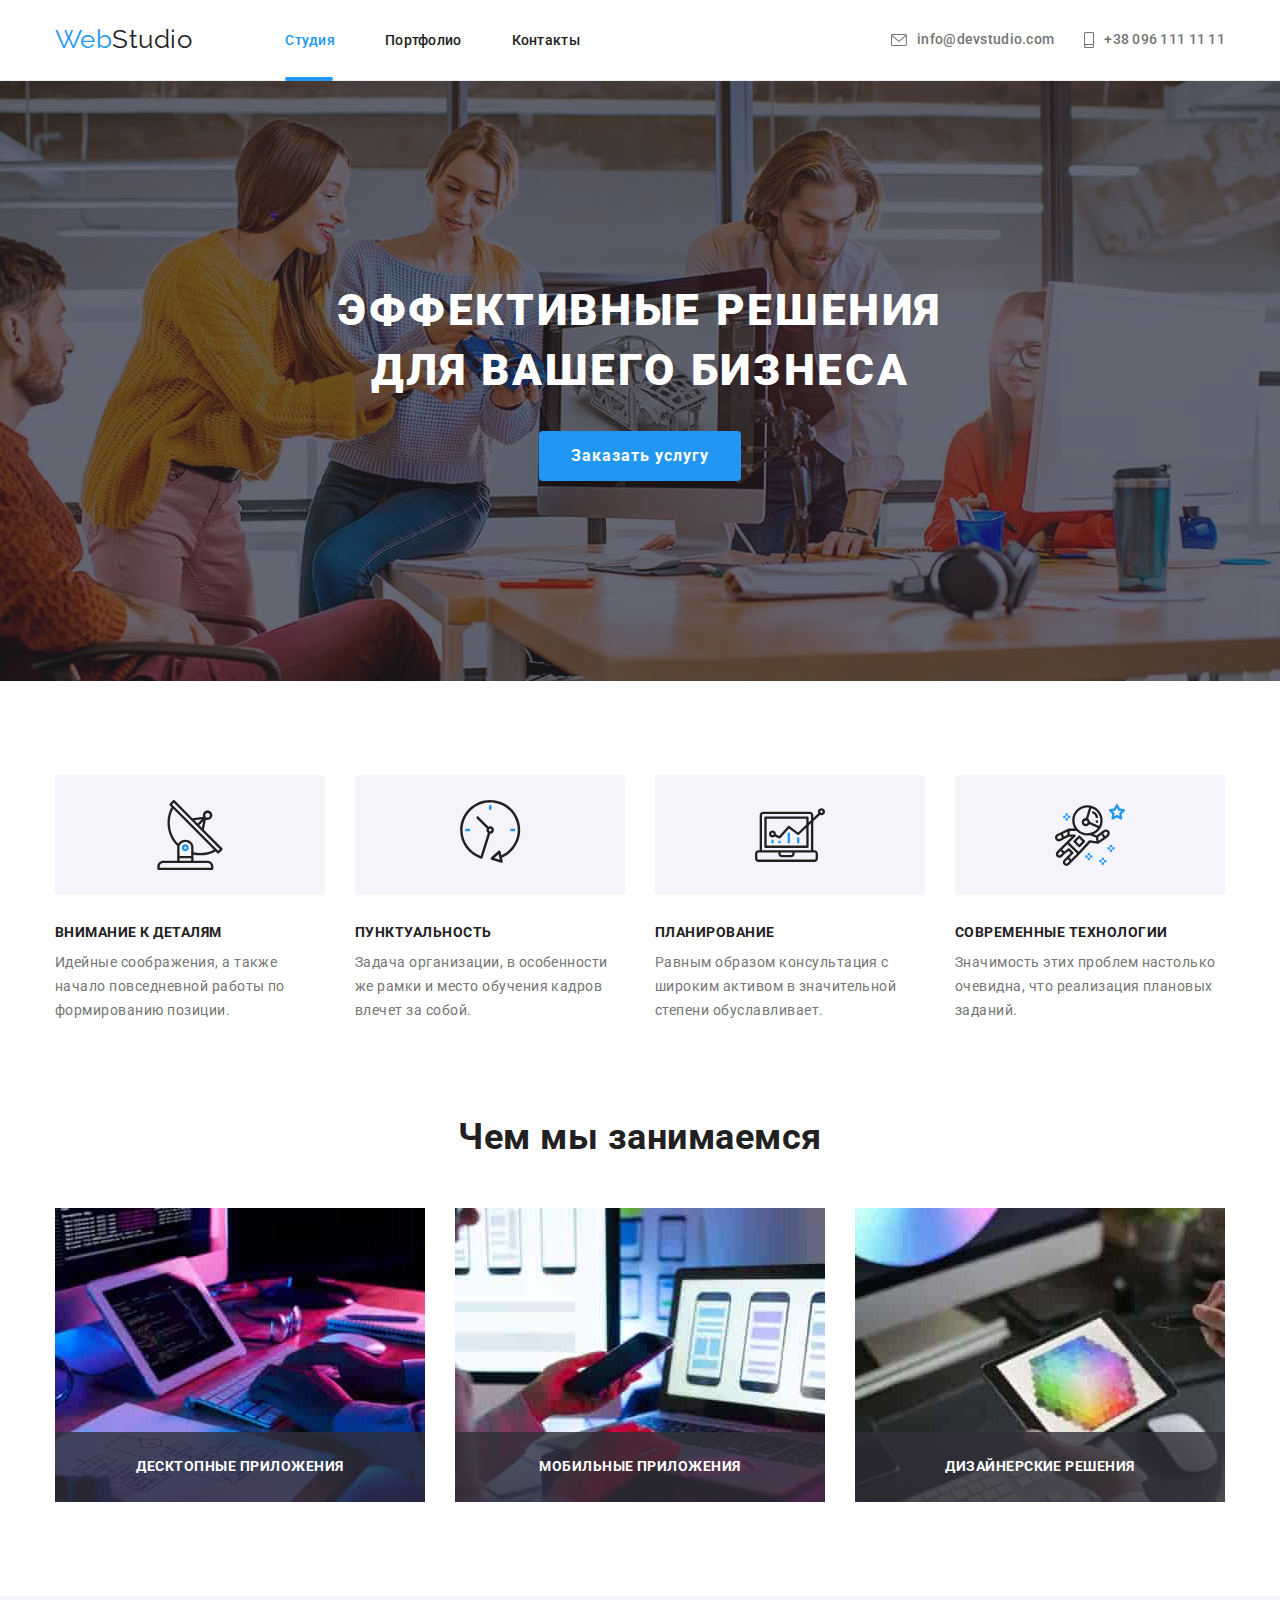
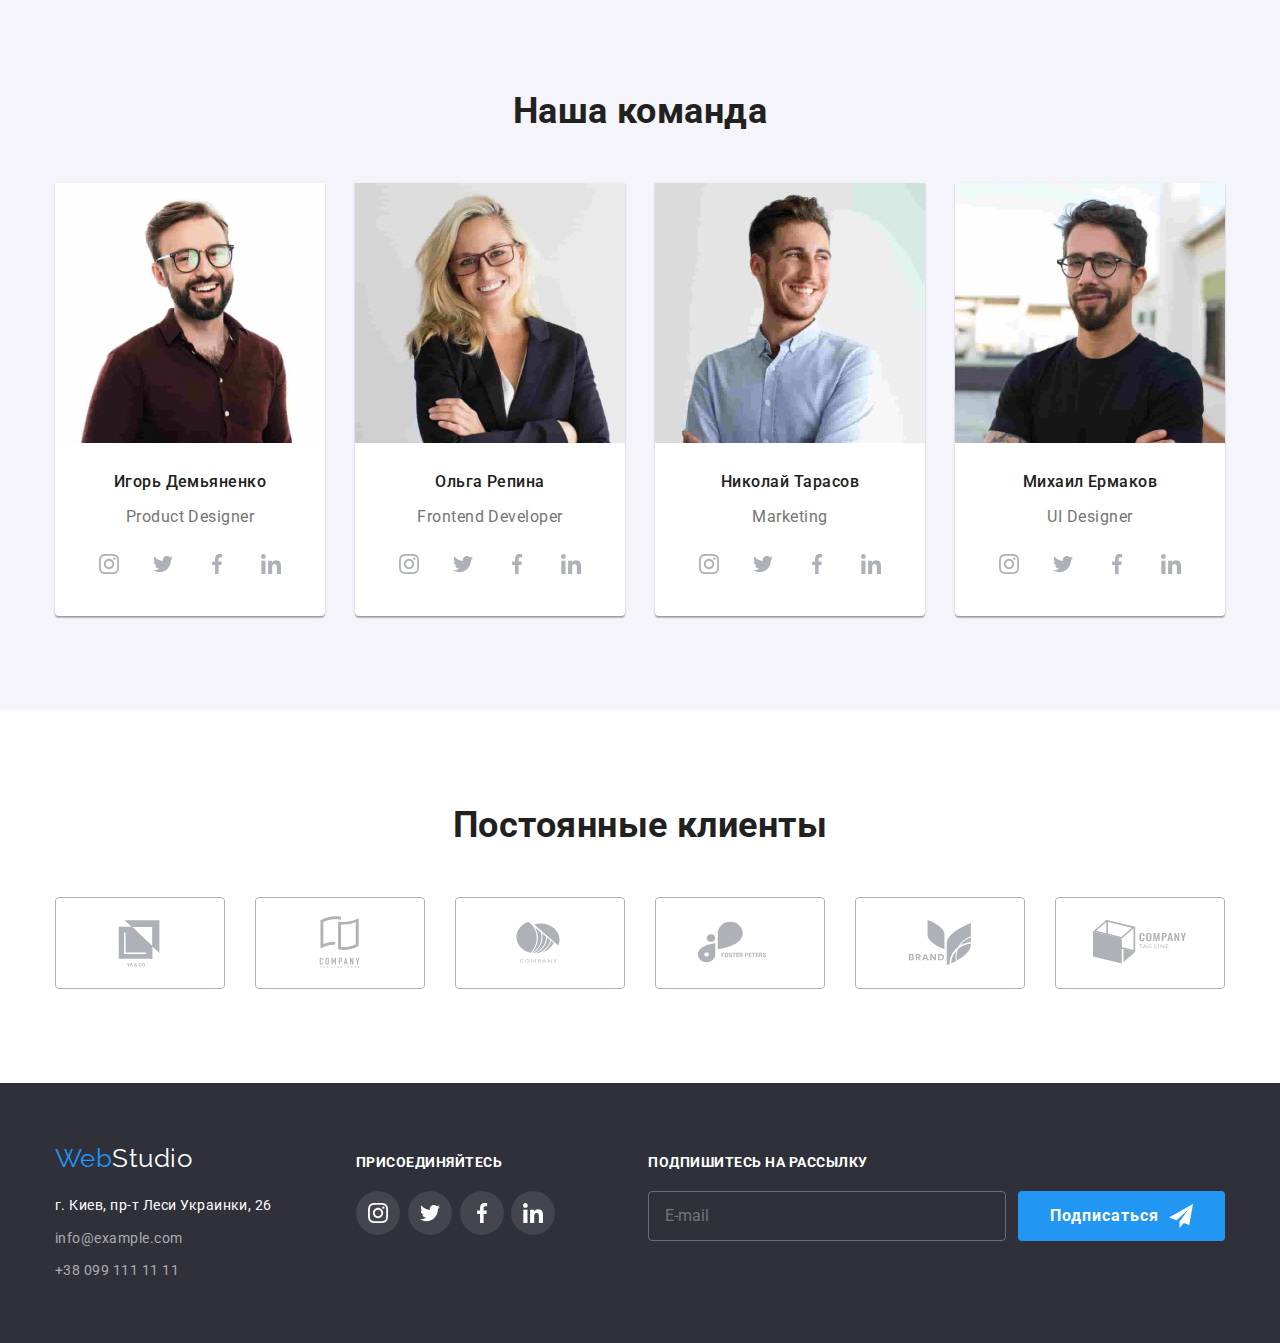
<file: index.html>
<!DOCTYPE html>
<html lang="ru">
  <head>
    <meta charset="utf-8" />
    <title>WebStudio</title>
    <link
      href="https://fonts.googleapis.com/css2?family=Raleway:wght@700&family=Roboto:wght@400;500;700;900&display=swap"
      rel="stylesheet"
    />
    <link rel="stylesheet" href="./css/modern-normalize.css" />
    <link rel="stylesheet" href="./css/styles.css" />
  </head>

  <body>
    <!--Шапка страницы-->
    <header class="header">
      <div class="container main-nav">
        <a href="./index.html" class="logo"
          >Web<span class="logo-accent">Studio</span></a
        >
        <nav>
          <ul class="site-nav list">
            <li class="list-item">
              <a href="" class="link current">Студия</a>
            </li>
            <li class="list-item">
              <a href="./portfolio.html" class="link prtf-page">Портфолио</a>
            </li>
            <li class="list-item">
              <a href="" class="link contacts-page">Контакты</a>
            </li>
          </ul>
        </nav>
        <ul class="contact">
          <li class="contact-item">
            <a href="mailto:info@devstudio.com" class="contact-header link"
              ><svg class="header-icon" width="16px" height="12px">
                <use href="./images/icons.svg#icon-envelope"></use></svg
              >info@devstudio.com</a
            >
          </li>
          <li class="contact-item link">
            <a href="tel:+380961111111" class="contact-header link"
              ><svg class="header-icon" width="10px" height="16px">
                <use href="./images/icons.svg#icon-smartphone"></use></svg
              >+38 096 111 11 11</a
            >
          </li>
        </ul>
      </div>
    </header>

    <main>
      <!--Блок-герой-->
      <section class="section hero overlay">
        <div class="container">
          <h1 class="hero-title">
            Эффективные решения <br />
            для вашего бизнеса
          </h1>
          <button type="button" class="button" data-modal-open>
            Заказать услугу
          </button>
        </div>
      </section>

      <!--Перечисление профессиональных качеств-->
      <section class="section features">
        <div class="container">
          <h2 class="visually-hidden">Features list</h2>
          <ul class="preferences list">
            <li class="pref-item">
              <div class="pref-card">
                <svg width="70" height="70">
                  <use href="./images/icons.svg#icon-antenna1"></use>
                </svg>
              </div>
              <h3 class="section-title">Внимание к деталям</h3>
              <p class="section-depict">
                Идейные соображения, а также начало повседневной работы по
                формированию позиции.
              </p>
            </li>
            <li class="pref-item">
              <div class="pref-card">
                <svg width="70" height="70">
                  <use href="./images/icons.svg#icon-clock2"></use>
                </svg>
              </div>
              <h3 class="section-title">Пунктуальность</h3>
              <p class="section-depict">
                Задача организации, в особенности же рамки и место обучения
                кадров влечет за собой.
              </p>
            </li>
            <li class="pref-item">
              <div class="pref-card">
                <svg width="70" height="70">
                  <use href="./images/icons.svg#icon-diagram3"></use>
                </svg>
              </div>
              <h3 class="section-title">Планирование</h3>
              <p class="section-depict">
                Равным образом консультация с широким активом в значительной
                степени обуславливает.
              </p>
            </li>
            <li class="pref-item">
              <div class="pref-card">
                <svg width="70" height="70">
                  <use href="./images/icons.svg#icon-astronaut4"></use>
                </svg>
              </div>
              <h3 class="section-title">Современные технологии</h3>
              <p class="section-depict">
                Значимость этих проблем настолько очевидна, что реализация
                плановых заданий.
              </p>
            </li>
          </ul>
        </div>
      </section>

      <!--Деятельность студии-->
      <section class="section pursuit">
        <div class="container">
          <h2 class="section-hdr">Чем мы занимаемся</h2>
          <ul class="occupation list">
            <li class="occupation-item">
              <img
                class="occ-img"
                src="./images/img0_1.jpg"
                width="370"
                alt="Написание програмного кода с помощью алгоритма блок-схемы"
              />
              <div class="card-inscript">
                <h3 class="section-title inscription">Десктопные приложения</h3>
              </div>
            </li>
            <li class="occupation-item">
              <img
                class="occ-img"
                src="./images/img1_1.jpg"
                width="370"
                alt="Подбор нескольких вариантов оформления контента для сматфона."
              />
              <div class="card-inscript">
                <h3 class="section-title inscription">Мобильные приложения</h3>
              </div>
            </li>
            <li class="occupation-item">
              <img
                class="occ-img"
                src="./images/img2_1.jpg"
                width="370"
                alt="Диаграмма разных цветовых оттенков в виде пчелиной соты."
              />
              <div class="card-inscript">
                <h3 class="section-title inscription">Дизайнерские решения</h3>
              </div>
            </li>
          </ul>
        </div>
      </section>

      <!--Команда студии-->
      <section class="section band">
        <div class="container">
          <h2 class="section-hdr cmd">Наша команда</h2>
          <ul class="members list">
            <li class="card">
              <img
                src="./images/img-p1.jpg"
                width="270"
                alt="Product Designer"
              />
              <div class="team">
                <h3 class="team-member">Игорь Демьяненко</h3>
                <p class="team-item">Product Designer</p>
                <ul class="social list">
                  <li class="social-page">
                    <a class="social-page-link link" href=""
                      ><svg width="20px" height="20px">
                        <use
                          href="./images/icons.svg#icon-instagram"
                        ></use></svg
                    ></a>
                  </li>
                  <li class="social-page">
                    <a class="social-page-link link" href=""
                      ><svg width="20px" height="20px">
                        <use href="./images/icons.svg#icon-twitter"></use></svg
                    ></a>
                  </li>
                  <li class="social-page">
                    <a class="social-page-link link" href=""
                      ><svg width="20px" height="20px">
                        <use href="./images/icons.svg#icon-facebook"></use></svg
                    ></a>
                  </li>
                  <li class="social-page">
                    <a class="social-page-link link" href=""
                      ><svg width="20px" height="20px">
                        <use href="./images/icons.svg#icon-linkedin"></use></svg
                    ></a>
                  </li>
                </ul>
              </div>
            </li>

            <li class="card">
              <img
                src="./images/img-p2.jpg"
                width="270"
                alt="Frontend Developer"
              />
              <div class="team">
                <h3 class="team-member">Ольга Репина</h3>
                <p class="team-item">Frontend Developer</p>
                <ul class="social list">
                  <li class="social-page">
                    <a class="social-page-link link" href=""
                      ><svg width="20px" height="20px">
                        <use
                          href="./images/icons.svg#icon-instagram"
                        ></use></svg
                    ></a>
                  </li>
                  <li class="social-page">
                    <a class="social-page-link link" href=""
                      ><svg width="20px" height="20px">
                        <use href="./images/icons.svg#icon-twitter"></use></svg
                    ></a>
                  </li>
                  <li class="social-page">
                    <a class="social-page-link link" href=""
                      ><svg width="20px" height="20px">
                        <use href="./images/icons.svg#icon-facebook"></use></svg
                    ></a>
                  </li>
                  <li class="social-page">
                    <a class="social-page-link link" href=""
                      ><svg width="20px" height="20px">
                        <use href="./images/icons.svg#icon-linkedin"></use></svg
                    ></a>
                  </li>
                </ul>
              </div>
            </li>
            <li class="card">
              <img src="./images/img-p3.jpg" width="270" alt="Marketing" />
              <div class="team">
                <h3 class="team-member">Николай Тарасов</h3>
                <p class="team-item">Marketing</p>
                <ul class="social list">
                  <li class="social-page">
                    <a class="social-page-link link" href=""
                      ><svg width="20px" height="20px">
                        <use
                          href="./images/icons.svg#icon-instagram"
                        ></use></svg
                    ></a>
                  </li>
                  <li class="social-page">
                    <a class="social-page-link link" href=""
                      ><svg width="20px" height="20px">
                        <use href="./images/icons.svg#icon-twitter"></use></svg
                    ></a>
                  </li>
                  <li class="social-page">
                    <a class="social-page-link link" href=""
                      ><svg width="20px" height="20px">
                        <use href="./images/icons.svg#icon-facebook"></use></svg
                    ></a>
                  </li>
                  <li class="social-page">
                    <a class="social-page-link link" href=""
                      ><svg width="20px" height="20px">
                        <use href="./images/icons.svg#icon-linkedin"></use></svg
                    ></a>
                  </li>
                </ul>
              </div>
            </li>
            <li class="card">
              <img src="./images/img-p4.jpg" width="270" alt="UI Designer" />
              <div class="team">
                <h3 class="team-member">Михаил Ермаков</h3>
                <p class="team-item">UI Designer</p>
                <ul class="social list">
                  <li class="social-page">
                    <a class="social-page-link link" href=""
                      ><svg width="20px" height="20px">
                        <use
                          href="./images/icons.svg#icon-instagram"
                        ></use></svg
                    ></a>
                  </li>
                  <li class="social-page">
                    <a class="social-page-link link" href=""
                      ><svg width="20px" height="20px">
                        <use href="./images/icons.svg#icon-twitter"></use></svg
                    ></a>
                  </li>
                  <li class="social-page">
                    <a class="social-page-link link" href=""
                      ><svg width="20px" height="20px">
                        <use href="./images/icons.svg#icon-facebook"></use></svg
                    ></a>
                  </li>
                  <li class="social-page">
                    <a class="social-page-link link" href=""
                      ><svg width="20px" height="20px">
                        <use href="./images/icons.svg#icon-linkedin"></use></svg
                    ></a>
                  </li>
                </ul>
              </div>
            </li>
          </ul>
        </div>
      </section>

      <!--Постоянные клиенты-->
      <section class="clients">
        <div class="container">
          <h2 class="section-hdr">Постоянные клиенты</h2>
          <ul class="client-icons">
            <li class="client-link link">
              <a href="" class="client-button">
                <svg class="button-icon" width="106px" height="60px">
                  <use href="./images/icons.svg#icon-logo_1"></use>
                </svg>
              </a>
            </li>
            <li class="client-link link">
              <a href="" class="client-button">
                <svg class="button-icon" width="106px" height="60px">
                  <use href="./images/icons.svg#icon-logo_2"></use>
                </svg>
              </a>
            </li>
            <li class="client-link link">
              <a href="" class="client-button">
                <svg class="button-icon" width="106px" height="60px">
                  <use href="./images/icons.svg#icon-logo_3"></use>
                </svg>
              </a>
            </li>
            <li class="client-link link">
              <a href="" class="client-button">
                <svg class="button-icon" width="106px" height="60px">
                  <use href="./images/icons.svg#icon-logo_4"></use>
                </svg>
              </a>
            </li>
            <li class="client-link link">
              <a href="" class="client-button">
                <svg class="button-icon" width="106px" height="60px">
                  <use href="./images/icons.svg#icon-logo_5"></use>
                </svg>
              </a>
            </li>
            <li class="client-link">
              <a href="" class="client-button">
                <svg class="button-icon" width="106px" height="60px">
                  <use href="./images/icons.svg#icon-logo_6"></use>
                </svg>
              </a>
            </li>
          </ul>
        </div>
      </section>
    </main>

    <!--Подвал страницы-->
    <footer class="footer">
      <div class="footer-flex container">
        <div class="footer-communication">
          <a href="./index.html" class="logo-footer logo"
            >Web<span class="logo-ft-accent">Studio</span></a
          >
          <address class="footer-info">
            <p class="footer-addr">г. Киев, пр-т Леси Украинки, 26</p>
            <a href="mailto:info@example.com" class="contact-footer link"
              >info@example.com</a
            >
            <a href="tel:+380991111111" class="contact-footer link"
              >+38 099 111 11 11</a
            >
          </address>
        </div>

        <div class="footer-social-list">
          <h3 class="footer-social-title">присоединяйтесь</h3>
          <ul class="footer-pages list">
            <li class="footer-item">
              <a class="footer-item-link link" href="">
                <svg class="footer-icon" width="20px" height="20px">
                  <use href="./images/icons.svg#icon-instagram2"></use>
                </svg>
              </a>
            </li>
            <li class="footer-item">
              <a class="footer-item-link link" href="">
                <svg class="footer-icon" width="20px" height="20px">
                  <use href="./images/icons.svg#icon-twitter2"></use>
                </svg>
              </a>
            </li>
            <li class="footer-item">
              <a class="footer-item-link link" href="">
                <svg class="footer-icon" width="20px" height="20px">
                  <use href="./images/icons.svg#icon-facebook2"></use>
                </svg>
              </a>
            </li>
            <li class="footer-item">
              <a class="footer-item-link link" href="">
                <svg class="footer-icon" width="20px" height="20px">
                  <use href="./images/icons.svg#icon-linkedin2"></use>
                </svg>
              </a>
            </li>
          </ul>
        </div>

        <!--Footer subscribe form-->

        <div class="subscribe">
          <form action="#" class="subscribtion">
            <label for="e-mail" class="section-title subform-text"
              >Подпишитесь на рассылку</label
            >
            <input
              type="text"
              name="subscribe-e-mail"
              placeholder="E-mail"
              class="subscribe-form"
              id="e-mail"
            />
          </form>

          <div class="sign-button">
            <button type="submit" class="button footer-submit-button">
              <span>Подписаться</span>
              <svg width="24" height="24" class="icon-letter">
                <use href="./images/icons.svg#icon-icon-send"></use>
              </svg>
            </button>
          </div>
        </div>
      </div>
    </footer>

    <!--Modal vindow-->
    <div class="backdrop is-hidden" data-modal>
      <div class="modal">
        <button class="modal-button" data-modal-close>
          <svg class="" width="11" height="11">
            <use href="./images/icons.svg#icon-vector"></use>
          </svg>
        </button>

        <p class="modal-title">Оставьте свои данные, мы вам перезвоним</p>
        <form action="#" class="modal-form">
          <div class="modal-form-field">
            <label for="user-name" class="modal-input-text">Имя</label>
            <div class="modal-input-wrap">
              <input
                type="text"
                minlength="2"
                name="user-name"
                class="modal-input"
                required
                id="user-name"
              />
              <svg class="form-icon" width="18" height="18">
                <use href="./images/icons.svg#icon-person-black"></use>
              </svg>
            </div>
          </div>
          <div class="modal-form-field">
            <label for="user-tel" class="modal-input-text">Телефон</label>
            <div class="modal-input-wrap">
              <input
                type="text"
                name="user-tel"
                class="modal-input"
                required
                id="user-tel"
              />
              <svg class="form-icon" width="18" height="18">
                <use href="./images/icons.svg#icon-phone-black"></use>
              </svg>
            </div>
          </div>
          <div class="modal-form-field">
            <label for="user-email" class="modal-input-text">Почта</label>
            <div class="modal-input-wrap">
              <input
                type="text"
                name="user-email"
                class="modal-input"
                id="user-email"
              />
              <svg class="form-icon" width="18" height="18">
                <use href="./images/icons.svg#icon-email-black"></use>
              </svg>
            </div>
          </div>
          <div class="modal-form-field">
            <label for="user-text" class="modal-input-text">Комментарий</label>
            <textarea
              name="user-text"
              id="user-text"
              class="modal-user-text"
              placeholder="Введите текст"
            ></textarea>
          </div>

          <!--Checkbox-->
          <div class="modal-form-checkbox">
            <input
              type="checkbox"
              name="policy"
              id="modal-check"
              class="modal-check visually-hidden"
            />
            <label for="modal-check" class="modal-input-text check-text"
              ><span>
                <svg class="icon-checkbox" width="16" height="15">
                  <use href="./images/icons.svg#icon-ok"></use>
                </svg>
              </span>
              Соглашаюсь с рассылкой и принимаю &nbsp;<a
                href="#"
                class="modal-link"
                >Условия договора</a
              ></label
            >
          </div>

          <button type="submit" class="button submit-button">Отправить</button>
        </form>
      </div>
    </div>
    <script src="./js/modal.js"></script>
  </body>
</html>
</file>
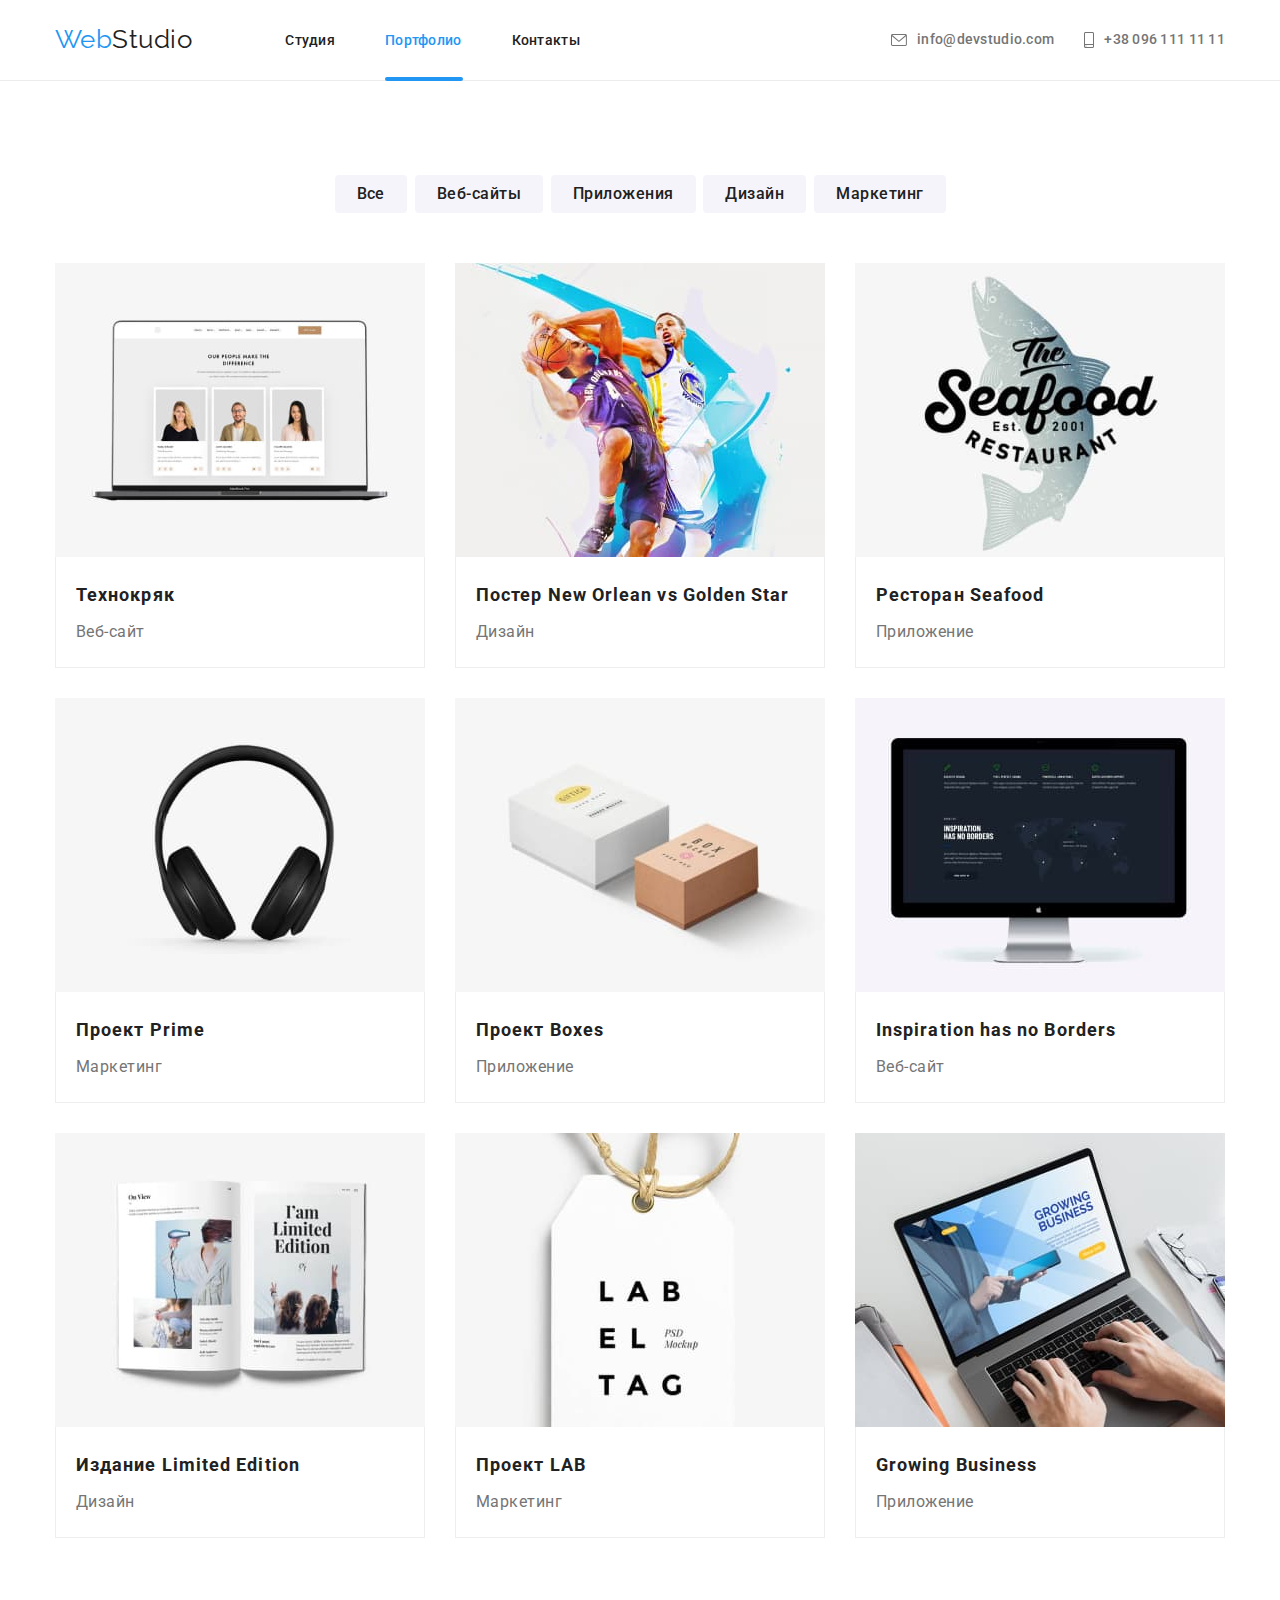
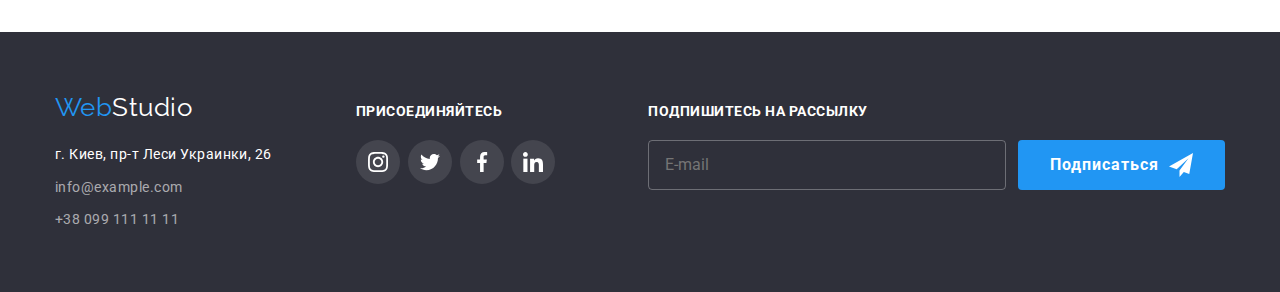
<file: portfolio.html>
<!DOCTYPE html>
<html lang="ru">
  <head>
    <meta charset="utf-8" />
    <title>WebStudio</title>
    <link
      href="https://fonts.googleapis.com/css2?family=Raleway:wght@700&family=Roboto:wght@400;500;700;900&display=swap"
      rel="stylesheet"
    />
    <link rel="stylesheet" href="./css/modern-normalize.css" />
    <link rel="stylesheet" href="./css/styles.css" />
  </head>

  <body>
    <!--Шапка страницы-->
    <header class="header">
      <div class="container main-nav">
        <a href="./index.html" class="logo"
          >Web<span class="logo-accent">Studio</span></a
        >
        <nav>
          <ul class="site-nav list">
            <li class="list-item">
              <a href="./index.html" class="link studio-page">Студия</a>
            </li>
            <li class="list-item">
              <a href="./portfolio.html" class="link current second-page"
                >Портфолио</a
              >
            </li>
            <li class="list-item">
              <a href="" class="link contacts-page">Контакты</a>
            </li>
          </ul>
        </nav>
        <ul class="contact">
          <li class="contact-item">
            <a href="mailto:info@devstudio.com" class="contact-header link"
              ><svg class="header-icon" width="16px" height="12px">
                <use href="./images/icons.svg#icon-envelope"></use></svg
              >info@devstudio.com</a
            >
          </li>
          <li class="contact-item">
            <a href="tel:+380961111111" class="contact-header link"
              ><svg class="header-icon" width="10px" height="16px">
                <use href="./images/icons.svg#icon-smartphone"></use></svg
              >+38 096 111 11 11</a
            >
          </li>
        </ul>
      </div>
    </header>

    <!--Страница портфолио-->
    <main>
      <!--Фильтр с кнопками-->
      <section class="section portfolio">
        <div class="container">
          <ul class="filter list">
            <li>
              <button type="button" class="filter-button first">Все</button>
            </li>
            <li>
              <button type="button" class="filter-button second">
                Веб-сайты
              </button>
            </li>
            <li>
              <button type="button" class="filter-button third">
                Приложения
              </button>
            </li>
            <li>
              <button type="button" class="filter-button fourth">Дизайн</button>
            </li>
            <li>
              <button type="button" class="filter-button fifth">
                Маркетинг
              </button>
            </li>
          </ul>

          <!--Представленные проэкты-->
          <ul class="portfolio-projects list">
            <li class="project">
              <a href="" class="working-project">
                <div class="working-card">
                  <img
                    class="image"
                    src="./images/img3_1.jpg"
                    width="370"
                    alt="Сайт Технокряк"
                  />
                  <p class="project-description">
                    Технокряк это современная площадка распространения
                    коронавируса. Компании используют эту платформу для
                    цифрового шпионажа и атак на защищённые сервера конкурентов.
                  </p>
                </div>
                <div class="project-img">
                  <h3 class="image-hdr">Технокряк</h3>
                  <p class="image-depict">Веб-сайт</p>
                </div>
              </a>
            </li>

            <li class="project">
              <a href="" class="working-project">
                <div class="working-card">
                  <img
                    class="image"
                    src="./images/img3_2.jpg"
                    width="370"
                    alt="Игроки в баскетбол"
                  />
                  <p class="project-description">
                    Технокряк это современная площадка распространения
                    коронавируса. Компании используют эту платформу для
                    цифрового шпионажа и атак на защищённые сервера конкурентов.
                  </p>
                </div>
                <div class="project-img">
                  <h3 class="image-hdr">Постер New Orlean vs Golden Star</h3>
                  <p class="image-depict">Дизайн</p>
                </div>
              </a>
            </li>

            <li class="project">
              <a href="" class="working-project">
                <div class="working-card">
                  <img
                    class="image"
                    src="./images/img3_3.jpg"
                    width="370"
                    alt="Сайт ресторана морской кухни"
                  />
                  <p class="project-description">
                    Технокряк это современная площадка распространения
                    коронавируса. Компании используют эту платформу для
                    цифрового шпионажа и атак на защищённые сервера конкурентов.
                  </p>
                </div>
                <div class="project-img">
                  <h3 class="image-hdr">Ресторан Seafood</h3>
                  <p class="image-depict">Приложение</p>
                </div>
              </a>
            </li>

            <li class="project">
              <a href="" class="working-project">
                <div class="working-card">
                  <img
                    class="image"
                    src="./images/img3_4.jpg"
                    width="370"
                    alt="Маркетинговый проект Prime"
                  />
                  <p class="project-description">
                    Технокряк это современная площадка распространения
                    коронавируса. Компании используют эту платформу для
                    цифрового шпионажа и атак на защищённые сервера конкурентов.
                  </p>
                </div>
                <div class="project-img">
                  <h3 class="image-hdr">Проект Prime</h3>
                  <p class="image-depict">Маркетинг</p>
                </div>
              </a>
            </li>

            <li class="project">
              <a href="" class="working-project">
                <div class="working-card">
                  <img
                    class="image"
                    src="./images/img3_5.jpg"
                    width="370"
                    alt="Проект Boxes"
                  />
                  <p class="project-description">
                    Технокряк это современная площадка распространения
                    коронавируса. Компании используют эту платформу для
                    цифрового шпионажа и атак на защищённые сервера конкурентов.
                  </p>
                </div>
                <div class="project-img">
                  <h3 class="image-hdr">Проект Boxes</h3>
                  <p class="image-depict">Приложение</p>
                </div>
              </a>
            </li>

            <li class="project">
              <a href="" class="working-project">
                <div class="working-card">
                  <img
                    class="image"
                    src="./images/img3_6.jpg"
                    width="370"
                    alt="Сайт Inspiration has no borders"
                  />
                  <p class="project-description">
                    Технокряк это современная площадка распространения
                    коронавируса. Компании используют эту платформу для
                    цифрового шпионажа и атак на защищённые сервера конкурентов.
                  </p>
                </div>
                <div class="project-img">
                  <h3 class="image-hdr">Inspiration has no Borders</h3>
                  <p class="image-depict">Веб-сайт</p>
                </div>
              </a>
            </li>

            <li class="project">
              <a href="" class="working-project">
                <div class="working-card">
                  <img
                    class="image"
                    src="./images/img3_7.jpg"
                    width="370"
                    alt="Издание Limited Edition"
                  />
                  <p class="project-description">
                    Технокряк это современная площадка распространения
                    коронавируса. Компании используют эту платформу для
                    цифрового шпионажа и атак на защищённые сервера конкурентов.
                  </p>
                </div>
                <div class="project-img">
                  <h3 class="image-hdr">Издание Limited Edition</h3>
                  <p class="image-depict">Дизайн</p>
                </div>
              </a>
            </li>

            <li class="project">
              <a href="" class="working-project">
                <div class="working-card">
                  <img
                    class="image"
                    src="./images/img3_8.jpg"
                    width="370"
                    alt="Проект LAB"
                  />
                  <p class="project-description">
                    Технокряк это современная площадка распространения
                    коронавируса. Компании используют эту платформу для
                    цифрового шпионажа и атак на защищённые сервера конкурентов.
                  </p>
                </div>
                <div class="project-img">
                  <h3 class="image-hdr">Проект LAB</h3>
                  <p class="image-depict">Маркетинг</p>
                </div>
              </a>
            </li>

            <li class="project">
              <a href="" class="working-project">
                <div class="working-card">
                  <img
                    class="image"
                    src="./images/img3_9.jpg"
                    width="370"
                    alt="Growing Business приложение"
                  />
                  <p class="project-description">
                    Технокряк это современная площадка распространения
                    коронавируса. Компании используют эту платформу для
                    цифрового шпионажа и атак на защищённые сервера конкурентов.
                  </p>
                </div>
                <div class="project-img">
                  <h3 class="image-hdr">Growing Business</h3>
                  <p class="image-depict">Приложение</p>
                </div>
              </a>
            </li>
          </ul>
        </div>
      </section>
    </main>

    <!--Подвал страницы-->
    <footer class="footer">
      <div class="footer-flex container">
        <div class="footer-communication">
          <a href="./index.html" class="logo-footer logo"
            >Web<span class="logo-ft-accent">Studio</span></a
          >
          <address class="footer-info">
            <p class="footer-addr">г. Киев, пр-т Леси Украинки, 26</p>
            <a href="mailto:info@example.com" class="contact-footer link"
              >info@example.com</a
            >
            <a href="tel:+380991111111" class="contact-footer link"
              >+38 099 111 11 11</a
            >
          </address>
        </div>

        <div class="footer-social-list">
          <h3 class="footer-social-title">присоединяйтесь</h3>
          <ul class="footer-pages list">
            <li class="footer-item">
              <a class="footer-item-link link" href="">
                <svg class="footer-icon" width="20px" height="20px">
                  <use href="./images/icons.svg#icon-instagram2"></use>
                </svg>
              </a>
            </li>
            <li class="footer-item">
              <a class="footer-item-link link" href="">
                <svg class="footer-icon" width="20px" height="20px">
                  <use href="./images/icons.svg#icon-twitter2"></use>
                </svg>
              </a>
            </li>
            <li class="footer-item">
              <a class="footer-item-link link" href="">
                <svg class="footer-icon" width="20px" height="20px">
                  <use href="./images/icons.svg#icon-facebook2"></use>
                </svg>
              </a>
            </li>
            <li class="footer-item">
              <a class="footer-item-link link" href="">
                <svg class="footer-icon" width="20px" height="20px">
                  <use href="./images/icons.svg#icon-linkedin2"></use>
                </svg>
              </a>
            </li>
          </ul>
        </div>

        <!--Footer subscribe form-->

        <div class="subscribe">
          <form action="#" class="subscribtion">
            <label for="e-mail" class="section-title subform-text"
              >Подпишитесь на рассылку</label
            >
            <input
              type="text"
              name="subscribe-e-mail"
              placeholder="E-mail"
              class="subscribe-form"
              id="e-mail"
            />
          </form>

          <div class="sign-button">
            <button type="submit" class="button footer-submit-button">
              <span>Подписаться</span>
              <svg width="24" height="24" class="icon-letter">
                <use href="./images/icons.svg#icon-icon-send"></use>
              </svg>
            </button>
          </div>
        </div>
      </div>
    </footer>
  </body>
</html>
</file>
<file: css/styles.css>
/* main colors */
:root {
  --main-text-color: #212121;
  --secondary-text-color: #757575;
  --section-text-color: #ffffff;
  --accent-color: #2196f3;
  --button-hover-color: #188ce8;
  --filter-button-color: #f5f4fa;
  --shadow-color: rgba(31, 21, 21, 0.15);
  --box-shadow: rgba(0, 0, 0, 0.15);
  --section-color: #2f303a;
  --first-section-color: #ffffff;
  --second-section-color: #f5f4fa;
  --ftr-cnt-color: rgba(255, 255, 255, 0.6);
  --ftr-link-color: rgba(255, 255, 255, 0.1);
  --header-brd-line-color: #ececec;
  --card-progects-gap: 30px;
  --svg-fill-color: #afb1b8;
  --card-bcg-color: rgba(33, 150, 243, 0.9);
  --animation-duration: 250ms;
  --animation-function: cubic-bezier(0.4, 0, 0.2, 1);
}
/* border-boxing */
html {
  box-sizing: border-box;
}
/* inheritance for the whole body */
*,
*::before,
*::after {
  box-sizing: inherit;
}
/* features for the whole documents body */
body {
  background-color: #ffffff;
  color: var(--main-text-color);
  font-family: Roboto, sans-serif;
  letter-spacing: 0.03em;
}
ul {
  margin: 0;
  padding: 0;
  list-style: none;
}
img {
  display: block;
  max-width: 100%;
  height: auto;
}
/* main container */
.container {
  width: 1200px;
  margin-left: auto;
  margin-right: auto;
  padding-left: 15px;
  padding-right: 15px;
}
/* common style for all lists */
.list {
  padding: 0px;
  margin: 0px;
  list-style: none;
}
/* header border line */
.header {
  border-bottom: 1px solid var(--header-brd-line-color);
  background-color: var(--first-section-color);
}

.visually-hidden {
  position: absolute;
  width: 1px;
  height: 1px;
  margin: -1px;
  border: 0;
  padding: 0;
  white-space: nowrap;
  clip-path: inset(100%);
  clip: rect(0 0 0 0);
  overflow: hidden;
}

.logo {
  color: var(--accent-color);
  font-family: Raleway, sans-serif;
  font-size: 26px;
  line-height: 1.2;
  text-decoration: none;
}
.logo-accent {
  color: var(--main-text-color);
}
.logo-ft-accent {
  color: var(--section-text-color);
}
.main-nav {
  display: flex;
  align-items: center;
}
/* site links features*/
.site-nav {
  position: relative;
  display: flex;
  margin-left: 93px;
}
.site-nav .list-item + .list-item {
  margin-left: 50px;
}
.link {
  position: relative;

  transition-property: color;
  transition-duration: var(--animation-duration);
  transition-timing-function: var(--animation-function);
}
.link:hover,
.link:focus {
  color: var(--accent-color);
  text-decoration: none;
}
.site-nav .link {
  display: block;
  padding-top: 32px;
  padding-bottom: 32px;
  color: var(--main-text-color);
  font-weight: 500;
  font-size: 14px;
  line-height: 1.14;
  letter-spacing: 0.02em;
  text-decoration: none;
  bottom: -1px;
}
.site-nav .link.current {
  color: var(--accent-color);
  text-decoration: none;
}
.current {
  color: var(--accent-color);
}
.current::after {
  content: "";
  position: absolute;
  left: 0;
  bottom: 0;
  width: 48px;
  height: 4px;
  background: var(--accent-color);
  border-radius: 2px;
}
.studio-page::after {
  content: "";
  position: absolute;
  left: 0;
  bottom: 0;
  width: 48px;
  height: 4px;
  background: var(--accent-color);
  border-radius: 2px;
  opacity: 0;
}
.second-page::after {
  content: "";
  position: absolute;
  left: 0;
  bottom: 0;
  width: 78px;
  height: 4px;
  background: var(--accent-color);
  border-radius: 2px;
}
.prtf-page::after {
  content: "";
  position: absolute;
  left: 0;
  bottom: 0;
  width: 78px;
  height: 4px;
  background: var(--accent-color);
  border-radius: 2px;
  opacity: 0;
}
.contacts-page::after {
  content: "";
  position: absolute;
  left: 0;
  bottom: 0;
  width: 68px;
  height: 4px;
  background: var(--accent-color);
  border-radius: 2px;
  opacity: 0;
}
.studio-page:hover::after {
  opacity: 1;
}
.studio-page:hover {
  color: var(--accent-color);
}
.prtf-page:hover::after {
  opacity: 1;
}
.prtf-page:hover {
  color: var(--accent-color);
}
.contacts-page:hover::after {
  opacity: 1;
}
.contacts-page:hover {
  color: var(--accent-color);
}
/* header contacts */
.contact {
  display: flex;
  margin-left: auto;
  align-items: center;
}
.contact-header {
  display: flex;
  padding: 32px 0;
  color: var(--secondary-text-color);
  font-weight: 500;
  font-size: 14px;
  line-height: 1.14;
  letter-spacing: 0.02em;
  text-decoration: none;
  align-items: center;
}
.contact-item:not(:first-child) {
  margin-left: 30px;
}

.header-icon {
  display: inline-block;
  margin-right: 10px;
  fill: currentColor;
}
.contact-header:hover,
.contact-header:focus {
  color: var(--accent-color);
}

/* footer contacts */
.contact-footer,
.footer-addr {
  color: var(--ftr-cnt-color);
  font-size: 14px;
  line-height: 1.7;
  font-style: normal;
  text-decoration: none;
}
.contact-footer:hover,
.contact-footer:focus {
  /* color: var(--accent-color); */
  color: var(--accent-color);
}
/* Buttons */
.button {
  box-sizing: inherit;
  display: inline-block;
  border-radius: 4px;
  padding: 10px 32px;
  min-width: 200px;
  min-height: 50px;
  margin-top: 0px;
  margin-bottom: 0px;
  color: var(--section-text-color);
  background: var(--accent-color);
  font-family: inherit;
  font-weight: 700;
  font-size: 16px;
  line-height: 1.87;
  letter-spacing: 0.06em;
  align-items: center;
  text-align: center;
  cursor: pointer;

  border: none;
  transition-property: background-color;
  transition-duration: var(--animation-duration);
  transition-timing-function: var(--animation-function);
}
.button:hover,
.button:focus {
  color: var(--section-text-color);
  background: var(--button-hover-color);
  box-shadow: 0px 4px 4px var(--box-shadow);
}
/* portfolio filter */
.filter {
  display: flex;
  justify-content: space-between;
  padding-top: 0px;
  margin-bottom: 50px;
  margin-left: auto;
  margin-right: auto;
  width: 611px;
}
.filter-button {
  box-sizing: inherit;
  margin-top: 0px;
  background: var(--filter-button-color);
  color: inherit;
  font-family: inherit;
  letter-spacing: 0.03em;
  font-weight: 500;
  font-size: 16px;
  line-height: 1.62;
  padding: 6px 22px;
  border-radius: 4px;
  cursor: pointer;
  border: none;

  transition-property: background-color;
  transition-duration: var(--animation-duration);
  transition-timing-function: var(--animation-function);
}
/* all filter-buttons one by one */
.filter-button first {
  display: inline-block;
  min-width: 73px;
  min-height: 38px;
}
.filter-button second {
  display: inline-block;
  min-width: 128px;
  min-height: 38px;
}
.filter-button third {
  display: inline-block;
  min-width: 145px;
  min-height: 38px;
}
.filter-button fourth {
  display: inline-block;
  min-width: 103px;
  min-height: 38px;
}
.filter-button fifth {
  display: inline-block;
  min-width: 130px;
  min-height: 38px;
}
.filter-button:hover,
.filter-button:focus {
  color: var(--section-text-color);
  background: var(--accent-color);
  box-shadow: 0px 3px 1px rgba(0, 0, 0, 0.1), 0px 1px 2px rgba(0, 0, 0, 0.08),
    0px 2px 2px rgba(0, 0, 0, 0.12);
}
/* sections */
.section {
  margin-top: 0px;
  margin-bottom: 0px;
  padding-top: 94px;
  padding-bottom: 94px;
  background: var(--first-section-color);
}
.hero {
  padding-top: 200px;
  padding-bottom: 200px;
  text-align: center;
  background-color: var(--section-color);
}
/* overlay */
.overlay {
  max-width: 1600px;
  min-height: 600px;
  margin-left: auto;
  margin-right: auto;
  background-image: linear-gradient(
      rgba(47, 48, 58, 0.4),
      rgba(47, 48, 58, 0.4)
    ),
    url(../images/hero-bg.jpg);
  background-repeat: no-repeat;
  background-position: center;
  background-size: cover;
}
.hero-title {
  display: block;
  margin-top: 0px;
  margin-bottom: 30px;
  color: var(--section-text-color);
  font-weight: 900;
  font-size: 44px;
  line-height: 1.36;
  text-align: center;
  letter-spacing: 0.06em;
  text-transform: uppercase;
}
.section-title {
  margin-top: 0px;
  margin-bottom: 10px;
  font-weight: 700;
  font-size: 14px;
  line-height: 1.14;
  text-transform: uppercase;
}
.inscription {
  display: block;
  text-align: center;
  margin: 0;
  padding-top: 27px;
  padding-bottom: 27px;
  color: var(--section-text-color);
}
.preferences {
  display: flex;
  justify-content: center;
}
.pref-item {
  padding: 0px;
  margin: 0px;
  width: 270px;
}
.preferences .pref-item:not(:last-child) {
  margin-right: 30px;
}
.pref-card {
  display: flex;
  justify-content: center;
  width: 270px;
  height: 120px;
  align-items: center;
  margin-bottom: 30px;
  border-radius: 4px;
  background-color: var(--second-section-color);
}
.pursuit {
  padding-top: 0px;
  padding-bottom: 94px;
  background: var(--first-section-color);
}
.occupation {
  display: flex;
}
.occupation .occupation-item:not(:last-child) {
  margin-right: 30px;
}
.occ-img {
  display: block;
}
.occupation-item {
  position: relative;
  align-items: center;
}
.card-inscript {
  position: absolute;
  width: 370px;
  height: 70px;
  top: 224px;
  background: rgba(47, 48, 58, 0.8);
}
/* studio band */
.band {
  background: var(--second-section-color);
}
.section-hdr {
  margin-top: 0px;
  margin-bottom: 50px;
  font-weight: bold;
  font-size: 36px;
  line-height: 1.17;
  text-align: center;
}
.cmd {
  margin-top: 0px;
  margin-bottom: 50px;
}
.members {
  display: flex;
}
.band .card + .card {
  margin-left: 30px;
}
/* vissually hides h2 occupation section */
.visually-hidden {
  position: absolute;
  width: 1px;
  height: 1px;
  margin: -1px;
  border: 0;
  padding: 0;
  white-space: nowrap;
  clip-path: inset(100%);
  clip: rect(0 0 0 0);
  overflow: hidden;
}
.section-depict {
  padding: 0px;
  margin-top: 0px;
  margin-bottom: 0px;
  color: var(--secondary-text-color);
  font-size: 14px;
  line-height: 1.7;
}
/* studio team */
.card {
  width: 270px;
  min-height: 368px;
  box-shadow: 0px 1px 3px rgba(0, 0, 0, 0.12), 0px 1px 1px rgba(0, 0, 0, 0.14),
    0px 2px 1px rgba(0, 0, 0, 0.2);
  border-radius: 0px 0px 4px 4px;
  background-color: var(--first-section-color);
}
.card > img {
  padding-top: 0px;
  padding-bottom: 0px;
  margin-top: 0px;
}
.team {
  padding: 30px 32px;
}
.team-member {
  margin-top: 0px;
  margin-bottom: 10px;
  font-weight: 500;
  font-size: 16px;
  line-height: 1.18;
  text-align: center;
}
.team-item {
  font-size: 16px;
  line-height: 1.19;
  text-align: center;
  color: var(--secondary-text-color);
}
.social {
  display: flex;
  justify-content: space-between;
}
.social-page-link {
  display: flex;
  justify-content: center;
  border-radius: 50%;
  width: 44px;
  height: 44px;
  align-items: center;
  background-color: transparent;
  fill: var(--svg-fill-color);
}
.social-page-link:hover,
.social-page-link:focus {
  fill: var(--first-section-color);
  background-color: var(--accent-color);
}
/*users*/
.clients {
  padding-top: 94px;
  padding-bottom: 94px;
}
.client-icons {
  display: flex;
  justify-content: space-between;
  align-items: center;
  padding-top: 0px;
  margin-bottom: 0px;
}
.client-link {
  display: block;
  align-items: center;
}
.client-button {
  display: flex;
  justify-content: center;
  align-items: center;
  width: 170px;
  height: 92px;
  color: var(--svg-fill-color);
  border: 1px solid var(--svg-fill-color);
  border-radius: 4px;
  padding: 0px;
  margin: 0px;
}
.client-button:hover,
.client-button:focus {
  color: var(--accent-color);
  border-color: var(--accent-color);
}
.button-icon {
  fill: currentColor;
}
/*footer*/
.footer {
  background: var(--section-color);
  padding-top: 60px;
  padding-bottom: 60px;
}
.footer-flex {
  display: flex;
  align-items: baseline;
}
.logo-footer {
  display: block;
  margin-bottom: 20px;
}
.footer-info {
  display: flex;
  flex-wrap: wrap;
  width: 231px;
  min-height: 81px;
}
.footer-addr {
  padding: 0px;
  margin-top: 0px;
  margin-bottom: 9px;
  color: var(--section-text-color);
}
.footer-info .contact-footer:not(:last-child) {
  margin-bottom: 9px;
}
.footer-social-list {
  width: 206px;
  height: 80px;
  margin-left: 70px;
}
.footer-social-title {
  font-weight: 700;
  font-size: 14px;
  line-height: 1.14;
  margin-top: 0px;
  margin-bottom: 20px;
  color: var(--first-section-color);
  text-transform: uppercase;
}
.footer-item-link {
  display: flex;
  justify-content: center;
  align-items: center;
  width: 44px;
  height: 44px;
  border-radius: 50%;
  background-color: var(--ftr-link-color);
  fill: var(--first-section-color);
}
.footer-item-link:hover,
.footer-item-link:focus {
  background-color: var(--accent-color);
}
.footer-pages {
  display: flex;
  align-items: center;
  justify-content: space-between;
}
/*Footer subscribe form*/
.subscribe {
  display: flex;
  align-items: flex-end;
  margin-left: 93px;
  margin-right: 0;
}
.subscription {
  display: flex;
  justify-content: space-between;
  align-items: center;
}
.subform-text {
  display: block;
  margin-top: 0;
  margin-bottom: 20px;
  color: var(--section-text-color);
}
.subscribe-form {
  display: inline-block;
  width: 358px;
  min-height: 50px;
  margin-right: 12px;
  padding: 15px 16px;
  border-radius: 4px;
  outline-style: none;
  background-color: transparent;
  border: 1px solid rgba(255, 255, 255, 0.3);
  color: rgba(255, 255, 255, 0.3);
}
.sign-button {
  display: flex;
  align-items: flex-end;
}
.icon-letter {
  margin-left: 10px;
}
.footer-submit-button {
  display: inline-flex;
  align-items: center;
}

/* modal vindow */
.backdrop {
  position: fixed;
  width: 100%;
  height: 100%;
  top: 0px;
  left: 0px;
  background: rgba(0, 0, 0, 0.2);
  opacity: 1;
  transition: opacity 250ms var(--animation-function);
}
.backdrop.is-hidden {
  opacity: 0;
  pointer-events: none;
}
.modal {
  position: absolute;
  padding: 40px;
  min-width: 528px;
  min-height: 581px;
  top: 50%;
  left: 50%;
  transform: translate(-50%, -50%);
  background-color: var(--first-section-color);
  box-shadow: 0px 1px 3px rgba(0, 0, 0, 0.12), 0px 1px 1px rgba(0, 0, 0, 0.14),
    0px 2px 1px rgba(0, 0, 0, 0.2);
  border-radius: 4px;
}
.modal-button {
  display: flex;
  justify-content: center;
  position: absolute;
  top: 8px;
  align-items: center;
  right: 8px;
  width: 30px;
  height: 30px;
  background-color: var(--first-section-color);
  border: 1px solid rgba(0, 0, 0, 0.1);
  border-radius: 50%;
  cursor: pointer;
}
.modal-button:hover,
.modal-button:focus {
  fill: var(--accent-color);
}
.modal-title {
  display: block;
  width: 448px;
  height: 23px;
  margin-top: 0;
  margin-bottom: 12px;
  font-size: 20px;
  font-weight: 700;
  line-height: 1.15;
  text-align: center;
  letter-spacing: 0.03em;
  color: var(--main-text-color);
}
.modal-form-field {
  position: relative;
  display: flex;
  flex-direction: column;
  margin-bottom: 10px;
}
.modal-input-wrap {
  position: relative;
  width: 100%;
}
.form-icon {
  position: absolute;
  display: block;
  top: 50%;
  left: 12px;
  transform: translateY(-50%);
  fill: currentColor;

  transition: fill var(--animation-duration) var(--animation-function);
}
.modal-input {
  width: 100%;
  padding: 11px 12px 11px 42px;
  border: 1px solid rgba(33, 33, 33, 0.2);
  border-radius: 4px;
  outline: none;
  cursor: pointer;

  transition: border var(--animation-duration) var(--animation-function);
}
.modal-input-text {
  display: flex;
  align-items: center;
  margin-top: 0;
  margin-bottom: 4px;
  font-size: 12px;
  line-height: 1.16;
  color: var(--secondary-text-color);
}
.modal-input:focus {
  border: 1px solid var(--accent-color);
}
.modal-input:focus + .form-icon {
  fill: var(--accent-color);
}
.modal-user-text {
  width: 100%;
  min-height: 120px;
  padding: 12px 16px;

  border: 1px solid rgba(33, 33, 33, 0.2);
  box-sizing: border-box;
  border-radius: 4px;
  resize: none;
  outline: none;

  font-size: 12px;
  line-height: 1.16;
  letter-spacing: 0.01em;

  color: rgba(117, 117, 117, 0.5);

  transition: transform var(--animation-duration) var(--animation-function);
}
.modal-user-text:focus {
  border: 1px solid var(--accent-color);
}

.modal-form-checkbox {
  /* position: relative; */
  display: flex;
  justify-content: center;
  align-items: center;
  text-align: center;
  margin-top: 20px;
  margin-bottom: 30px;
  font-size: 14px;
  line-height: 1.71;
  letter-spacing: 0.03em;
  color: var(--secondary-text-color);
}
.modal-form-checkbox label {
  display: flex;
  align-items: center;
  justify-content: center;
  margin: 0;
}
.check-text {
  font-size: 14px;
  line-height: 1.71;
  letter-spacing: 0.03em;
}
.modal-input-text span {
  width: 16px;
  height: 15px;
  border: 2px solid var(--main-text-color);
  border-radius: 2px;
  margin-right: 7px;
  display: flex;
  align-items: center;
  justify-content: center;

  transition: background-color var(--animation-duration)
    var(--animation-function);
}

.icon-checkbox {
  fill: var(--first-section-color);
}
.modal-check:checked + .modal-input-text span {
  background-color: var(--accent-color);
  border: none;
}
.modal-link {
  text-decoration-skip-ink: none;
  color: var(--accent-color);
}
.submit-button {
  display: block;
  margin: auto;
}

/* Portfolio */
.portfolio {
  background-color: var(--first-section-color);
}
/* grid of cards */
.portfolio-projects {
  display: flex;
  flex-wrap: wrap;
  margin-left: calc(-1 * var(--card-progects-gap));
  margin-top: calc(-1 * var(--card-progects-gap));
}
.portfolio-projects > .project {
  flex-basis: calc(100% / 3 - var(--card-progects-gap));
  margin-left: var(--card-progects-gap);
  margin-top: var(--card-progects-gap);
}
.project {
  display: inline-block;
  background-color: var(--section-text-color);
}
.project > a {
  text-decoration: none;
}
.working-card {
  position: relative;
  overflow: hidden;
}
.working-project {
  display: block;
  width: 100%;
  height: 100%;

  overflow: hidden;
}
.working-project:hover,
.working-project:focus {
  box-shadow: 0px 1px 1px rgba(0, 0, 0, 0.12), 0px 4px 4px rgba(0, 0, 0, 0.06),
    1px 4px 6px rgba(0, 0, 0, 0.16);
}
.project-description {
  display: block;
  position: absolute;
  left: 0;
  top: 0;

  margin: 0;
  padding: 63px 24px;
  width: 370px;
  height: 294px;
  bottom: 110px;
  font-size: 18px;
  line-height: 1.55;
  margin-top: 0px;
  letter-spacing: 0.03em;
  color: var(--section-text-color);
  background: var(--card-bcg-color);
  transform: translateY(101%);

  transition: transform var(--animation-duration) var(--animation-function);
}
.working-project:hover .project-description {
  transform: translateY(0);
}
.image {
  display: block;
  margin-top: 0px;
  margin-bottom: 0px;
  text-decoration: none;
}
.image-hdr {
  padding-top: 0px;
  padding-bottom: 0px;
  margin-top: 0px;
  margin-bottom: 4px;
  color: var(--main-text-color);
  font-weight: 700;
  font-size: 18px;
  line-height: 2;
  letter-spacing: 0.06em;
}
.image-depict {
  margin-top: 0px;
  margin-bottom: 0px;
  color: var(--secondary-text-color);
  font-size: 16px;
  line-height: 1.87;
}
/* lower border for card */
.project-img {
  padding: 20px 20px;
  border-left: 1px solid #eeeeee;
  border-right: 1px solid #eeeeee;
  border-bottom: 1px solid #eeeeee;
}
</file>
